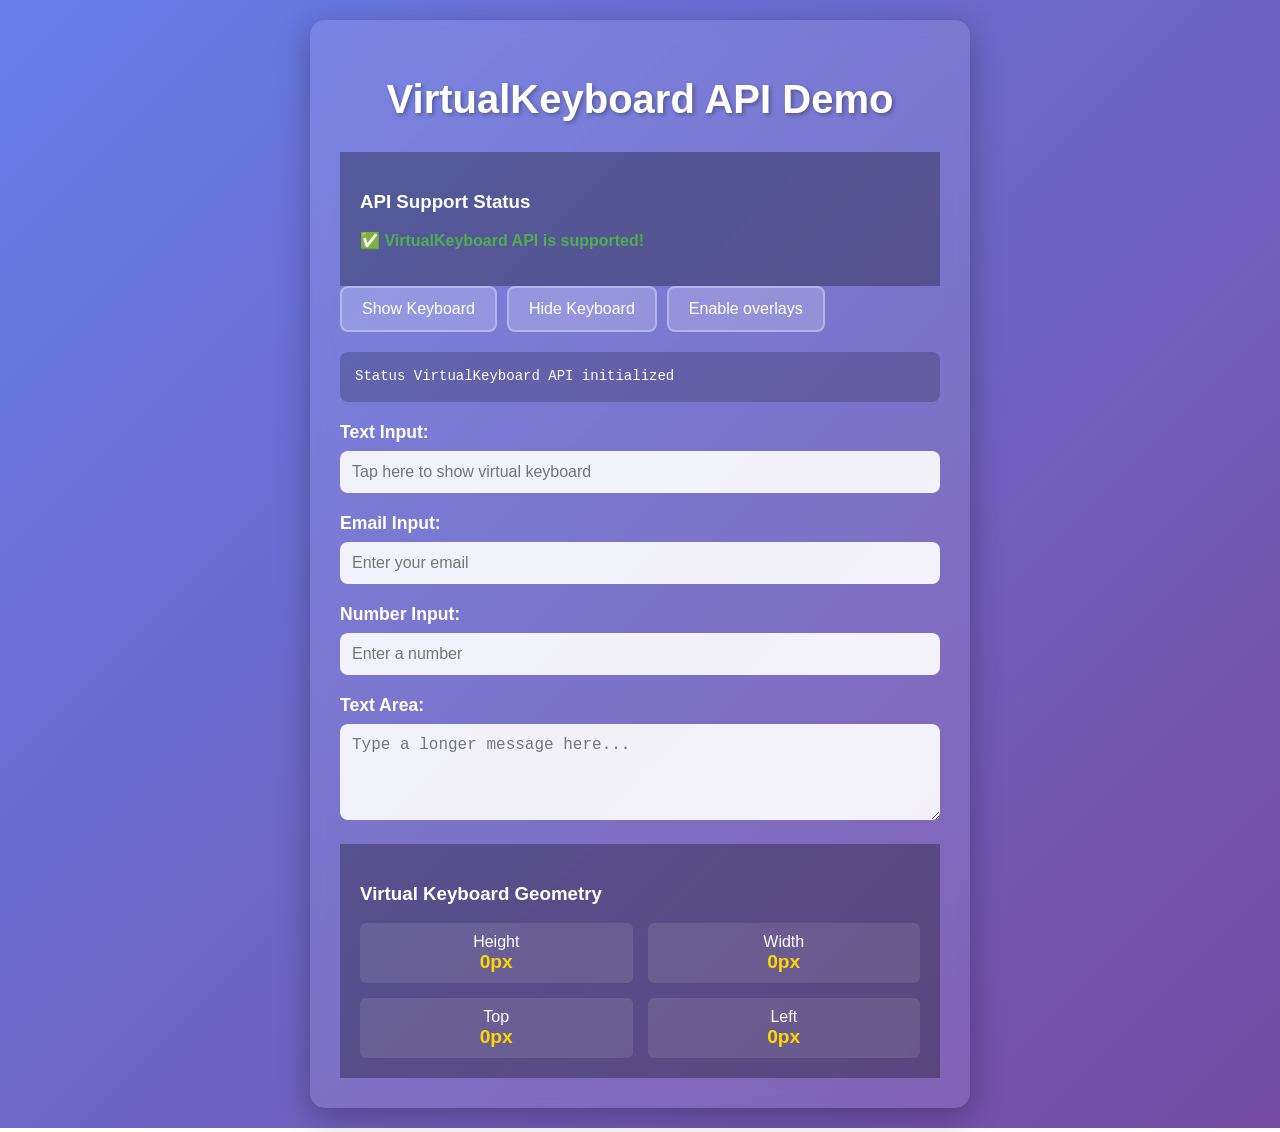
<file: API Demo and testing/VirtualKeyboardAPI/index.html>
<!DOCTYPE html>
<html lang="en">
<head>
    <meta charset="UTF-8">
    <meta name="viewport" content="width=device-width, initial-scale=1.0">
    <meta http-equiv="X-UA-Compatible" content="IE-Edge">
    <title>VirtualKeyboard API</title>
    <link rel="stylesheet" href="styles.css">
</head>
<body>
    
    <div class="container">
        <h1>VirtualKeyboard API Demo</h1>

        <div class="keyboard-info">
            <h3>API Support Status</h3>
            <p id="supportStatus">Checking Support...</p>
        </div>

        <div class="controls">
            <button id="showBtn">Show Keyboard</button>
            <button id="hideBtn">Hide Keyboard</button>
            <button id="overlaysBtn">Toggle Overlays</button>
        </div>
        
        <div class="status" id="statusDisplay">
            Status: Ready
        </div>

        <div class="input-group">
            <label for="textInput">Text Input:</label>
            <input type="text" id="textInput" placeholder="Tap here to show virtual keyboard">
        </div>

        <div class="input-group">
            <label for="emailInput">Email Input:</label>
            <input type="email" id="emailInput" placeholder="Enter your email">
        </div>

        <div class="input-group">
            <label for="numberInput">Number Input:</label>
            <input type="number" id="numberInput" placeholder="Enter a number">
        </div>

        <div class="input-group">
            <label for="textArea">Text Area:</label>
            <textarea id="textArea" rows="4" placeholder="Type a longer message here..."></textarea>
        </div>

        <div class="keyboard-info">
            <h3>Virtual Keyboard Geometry</h3>
            <div class="geometry-display">
                <div class="geometry-item">
                    <div>Height</div>
                    <div class="geometry-value" id="keyboardHeight">0px</div>
                </div>
                <div class="geometry-item">
                    <div>Width</div>
                    <div class="geometry-value" id="keyboardWidth">0px</div>
                </div>
                <div class="geometry-item">
                    <div>Top</div>
                    <div class="geometry-value" id="keyboardTop">0px</div>
                </div>
                <div class="geometry-item">
                    <div>Left</div>
                    <div class="geometry-value" id="keyboardLeft">0px</div>
                </div>
            </div>
        </div>
    </div>

    <script src="script.js"></script>
</body>
</html>
</file>
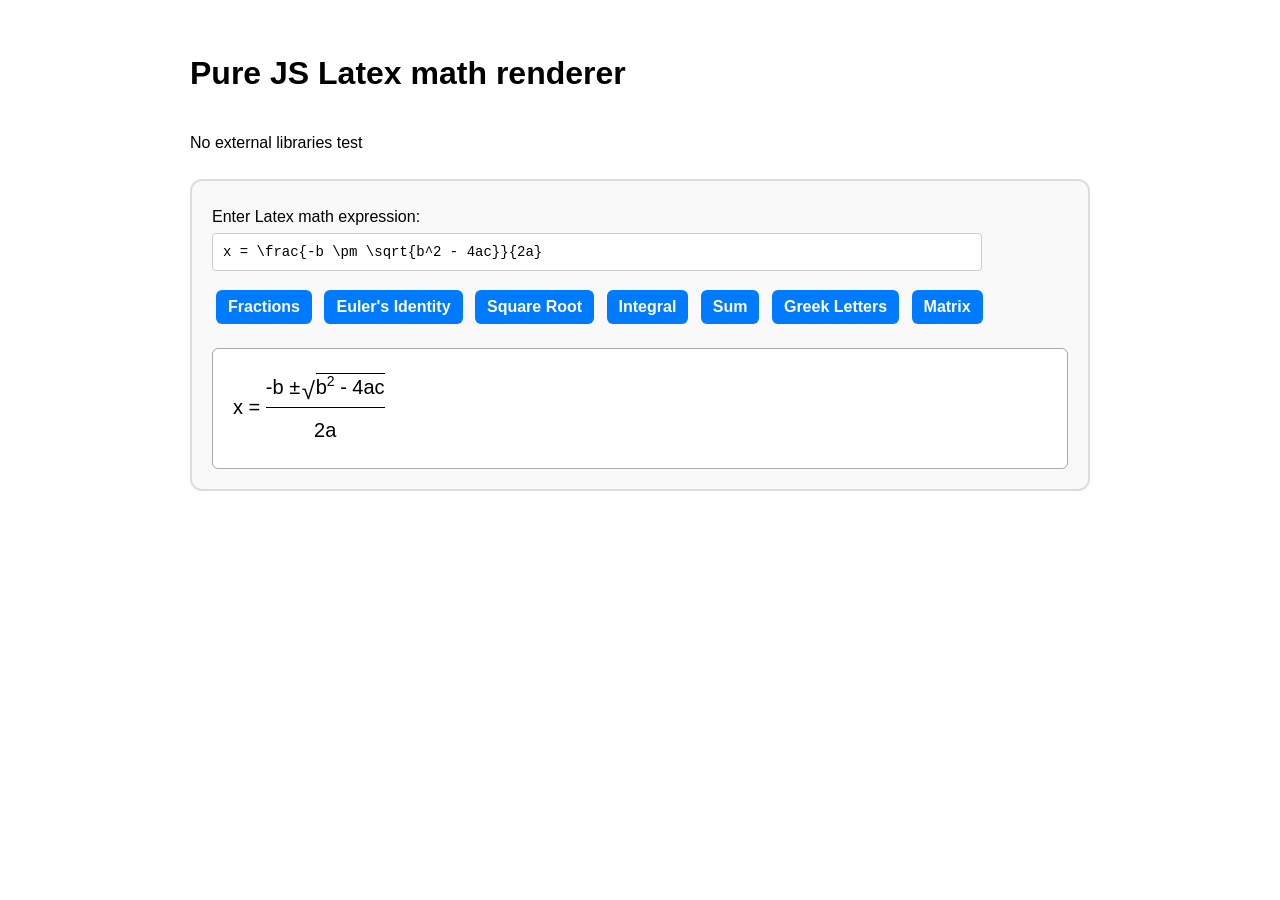
<file: Interesting-Projects/Latex_Math_Formatting_JS_Test/index.html>
<!DOCTYPE html>
<html lang="en">
<head>
    <meta charset="UTF-8">
    <meta name="viewport" content="width=device-width, initial-scale=1.0">
    <title>Latex math formatting test - Student learning site</title>
    <link rel="stylesheet" href="styles.css">
</head>
<body>
    <h1>Pure JS Latex math renderer</h1>
    <p>No external libraries test</p>

    <div class="math-container">
        <label for="mathInput">Enter Latex math expression: </label>
        <input type="text" id="mathInput" class="latex-input" placeholder="Try: x = \frac{-b \pm \sqrt{b^2 - 4ac}}{2a}"
        value="x = \frac{-b \pm \sqrt{b^2 - 4ac}}{2a}">

        <div class="example-button">
            <button class="example-btn" onclick="setExample('\\frac{a}{b} + \\frac{c}{d} = \\frac{ad + bc}{bd}')">Fractions</button>
            <button class="example-btn" onclick="setExample('e^{i\\pi} + 1 = 0')">Euler's Identity</button>
            <button class="example-btn" onclick="setExample('\\sqrt{x^2 + y^2}')">Square Root</button>
            <button class="example-btn" onclick="setExample('\\int_0^\\infty e^{-x} dx')">Integral</button>
            <button class="example-btn" onclick="setExample('\\sum_{n=1}^{\\infty} \\frac{1}{n^2}')">Sum</button>
            <button class="example-btn" onclick="setExample('\\alpha + \\beta = \\gamma')">Greek Letters</button>
            <button class="example-btn" onclick="setExample('\\begin{pmatrix} a & b \\\\\\\\ c & d \\end{pmatrix}')">Matrix</button>
        </div>
        <div class="math-output" id="mathOutput"></div>
    </div>
    <script src="script.js" defer></script>
</body>
</html>
</file>
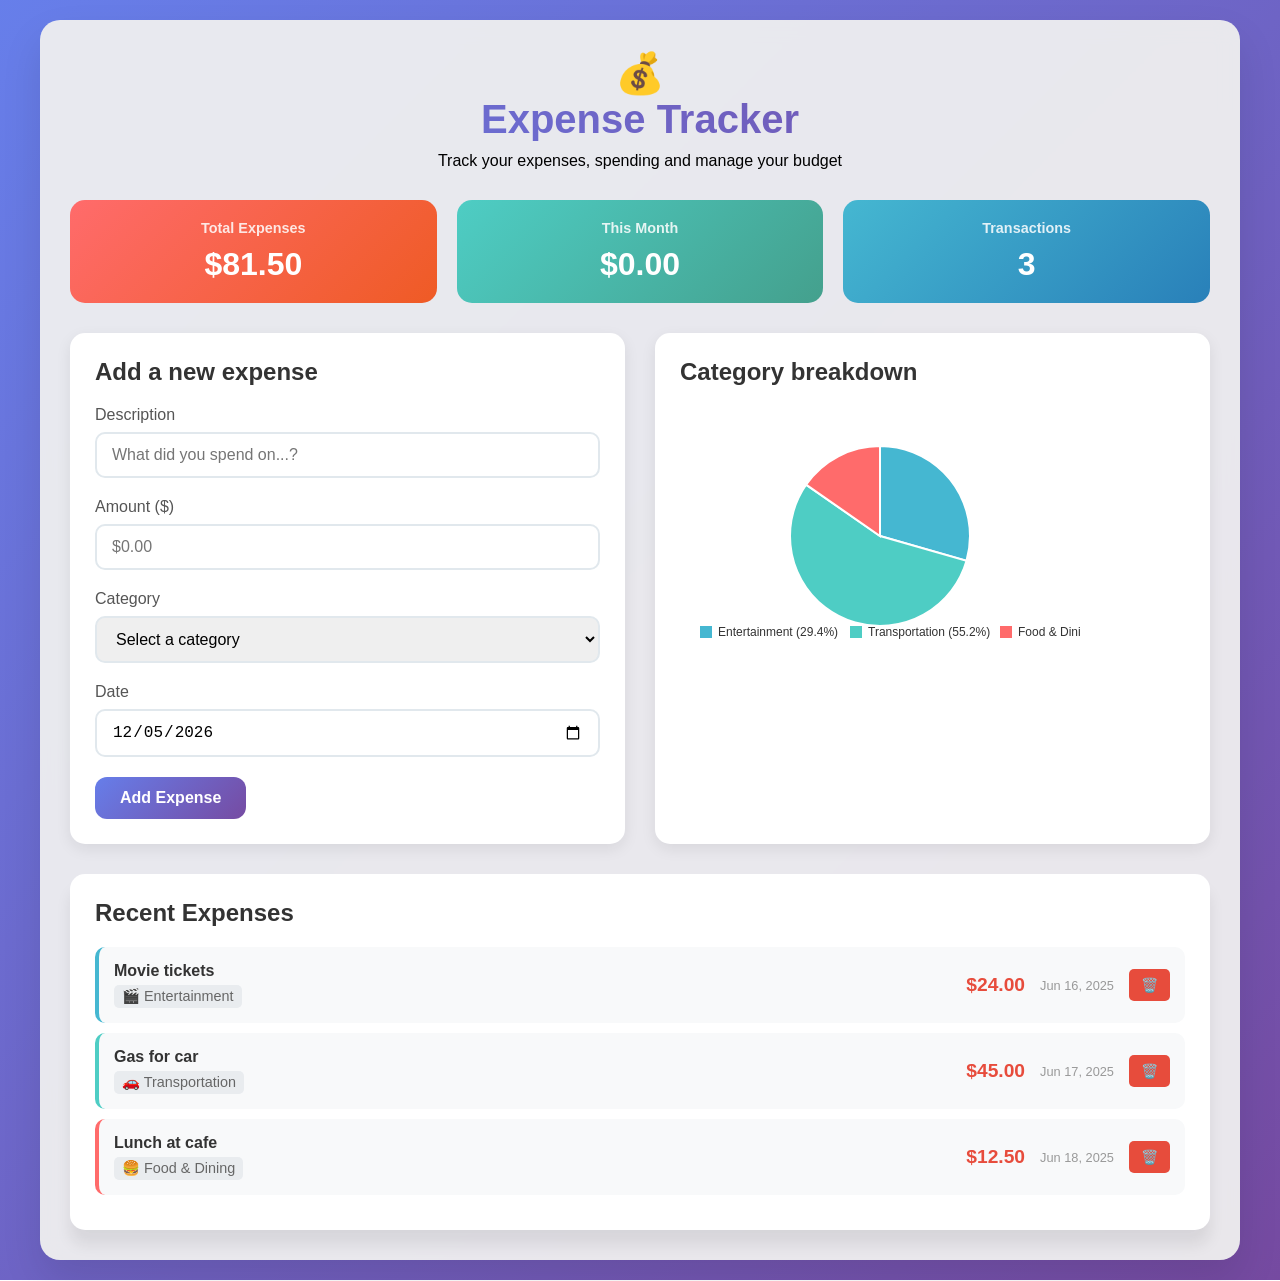
<file: Useful-Applications/Basic-Expense-Tracker/index.html>
<!DOCTYPE html>
<html lang="en">
<head>
    <meta charset="UTF-8">
    <meta name="viewport" content="width=device-width, initial-scale=1.0">
    <title>Basic expense tracker</title>
    <link rel="stylesheet" href="style.css">
</head>
<body>
    
    <div class="container">
        <div class="header">
            <b style="font-size: 2.5em">💰</b>
            <h1>Expense Tracker</h1>
            <p>Track your expenses, spending and manage your budget</p>
        </div>

        <div class="summary-cards">
            <div class="summary-card">
                <h3>Total Expenses</h3>
                <div class="amount" id="totalExpenses">$0.00</div>
            </div>
            <div class="summary-card">
                <h3>This Month</h3>
                <div class="amount" id="monthlyExpenses">$0.00</div>
            </div>
            <div class="summary-card">
                <h3>Transactions</h3>
                <div class="amount" id="transactionCount">$0.00</div>
            </div>
        </div>

        <div class="main-content">
            <div class="form-section">
                <h2>Add a new expense</h2>
                <form id="expenseForm">
                    <div class="form-group">
                        <label for="description">Description</label>
                        <input type="text" id="description" placeholder="What did you spend on...?" required>
                    </div>

                    <div class="form-group">
                        <label for="amount">Amount ($)</label>
                        <input type="text" id="amount" step="0.01" placeholder="$0.00" required>
                    </div>

                    <div class="form-group">
                        <label for="category">Category</label>
                        <select id="category" required>
                            <option value="">Select a category</option>
                            <option value="food">🍔 Food & Dining</option>
                            <option value="transport">🚗 Transportation</option>
                            <option value="entertainment">🎬 Entertainment</option>
                            <option value="shopping">🛍️ Shopping</option>
                            <option value="bills">📋 Bills & Utilities</option>
                            <option value="other">📝 Others</option>
                        </select>
                    </div>

                    <div class="form-group">
                        <label for="date">Date</label>
                        <input type="date" id="date" required>
                    </div>

                    <button type="submit" class="btn">Add Expense</button>
                </form>
            </div>

            <div class="chart-section">
                <h2>Category breakdown</h2>
                <div class="chart-container">
                    <canvas id="expenseChart" width="400" height="300"></canvas>
                </div>
            </div>
        </div>

        <div class="expenses-list">
            <h2>Recent Expenses</h2>
            <div id="expensesList"></div>
        </div>
    </div>

    <script src="script.js"></script>
</body>
</html>
</file>
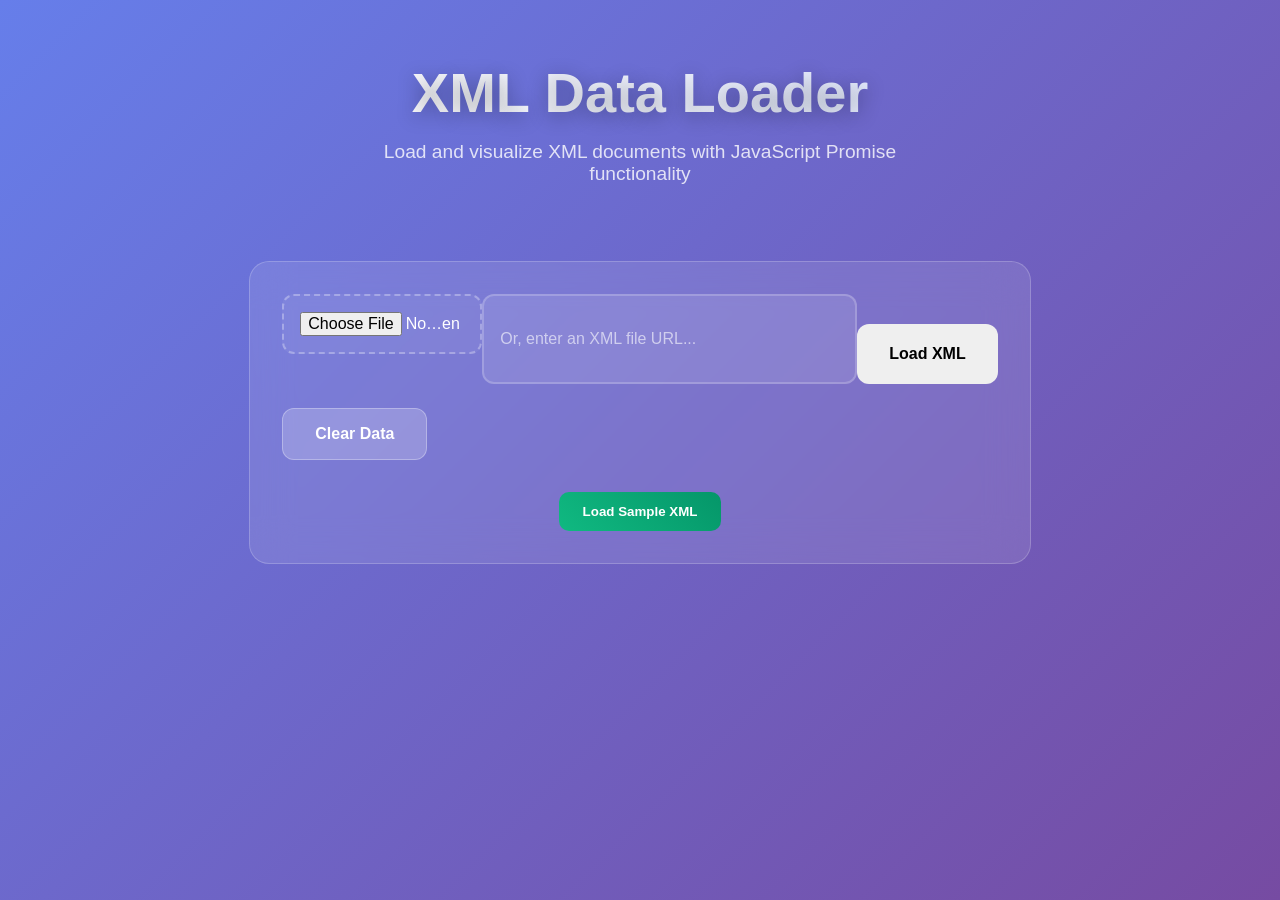
<file: Useful-Applications/XML-Loader_website/index.html>
<!DOCTYPE html>
<html lang="en">
<head>
    <meta charset="UTF-8">
    <meta name="viewport" content="width=device-width, initial-scale=1.0">
    <title>XML File Loader - Vanilla JavaScript</title>
    <link rel="stylesheet" href="styles.css">
</head>
<body>
    <div class="container">
        <div class="header">
            <h1>XML Data Loader</h1>
            <p>Load and visualize XML documents with JavaScript Promise functionality</p>
        </div>
        
        <div class="control-panel">
            <div class="input-group">
                <div class="file-input-wrapper">
                    <input type="file" id="xmlFile" class="file-input" accept="xml">

                </div>
                <input type="text" id="xmlUrl" class="url-input" placeholder="Or, enter an XML file URL...">
                <button id="loadBtn" class="btn btn-primary">Load XML</button>
            </div>
            
            <div class="input-group">
                <button id="clearBtn" class="btn btn-secondary">Clear Data</button>
            </div>

            <div class="sample-data">
                <button id="sampleBtn" class="sample-btn">Load Sample XML</button>
            </div>
        </div>

        <div id="loading" class="loading">
            <div class="spinner"></div>
            <p style="color: white; font-size: 1.1rem;">Loading XML data...</p>
        </div>

        <div id="errorContainer"></div>

        <div id="dataDisplay" class="data-display">
            <h2 style="margin-bottom: 1rem; color: #1e293b">XML Content</h2>
            <div id="xmlContent" class="xml-tree"></div>
        </div>
    </div>
    <script src="script.js"></script>
</body>
</html>
</file>
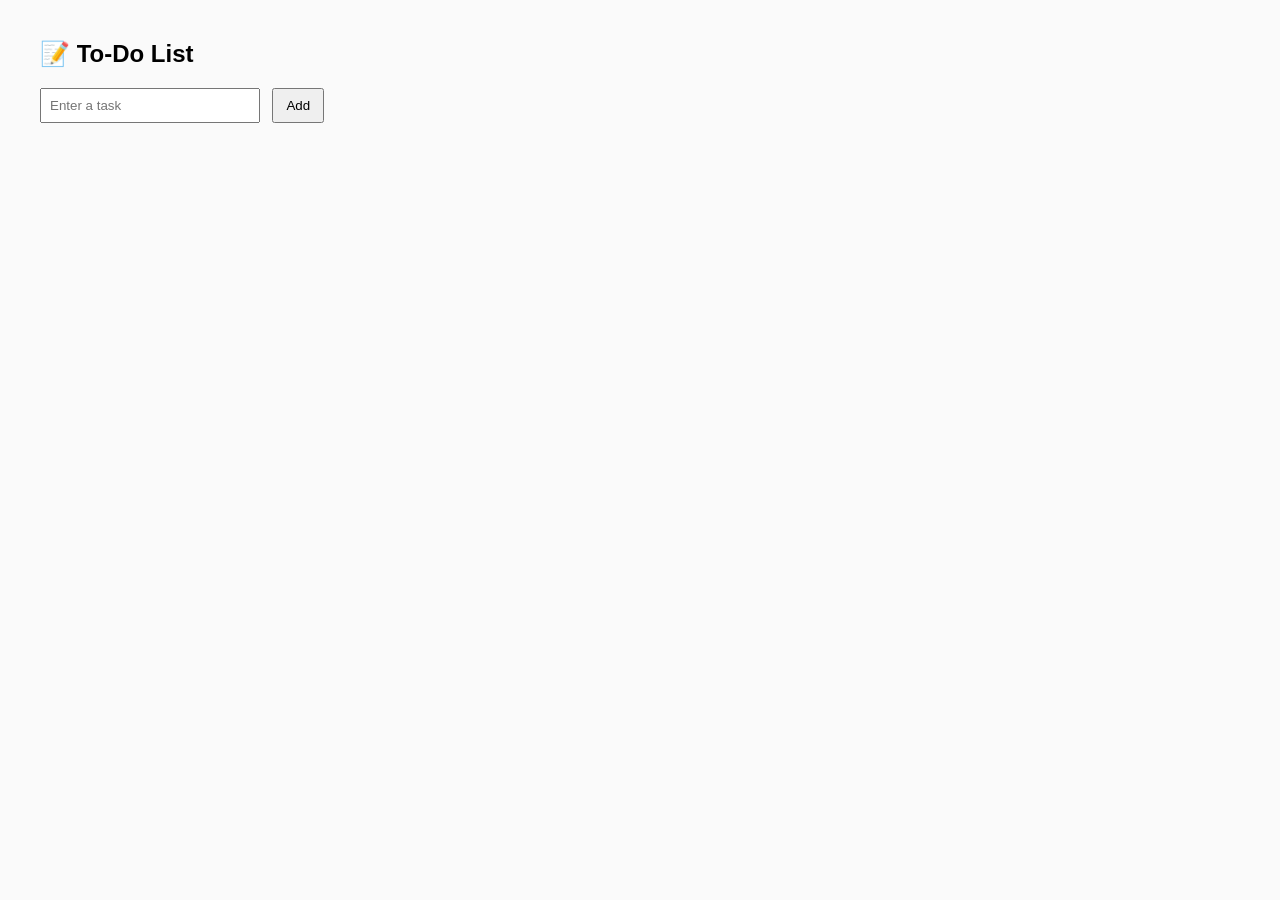
<file: Practice/Beginner/ToDoList_localstorage/index.html>
<!DOCTYPE html>
<html lang="en">
<head>
  <meta charset="UTF-8">
  <title>To-Do List</title>
  <style>
    body { 
        font-family: Arial;
        background: #fafafa;
        margin: 40px;
    }

    input {
        padding: 8px;
        width: 200px;
    }

    button { 
        padding: 8px 12px; 
        margin-left: 8px; 
    }
    li { 
        margin: 8px 0; 
    }
  </style>
</head>
<body>
  <h2>📝 To-Do List</h2>
  <input type="text" id="taskInput" placeholder="Enter a task">
  <button id="addBtn">Add</button>
  <ul id="taskList"></ul>

  <script>
    const taskInput = document.getElementById("taskInput");
    const addBtn = document.getElementById("addBtn");
    const taskList = document.getElementById("taskList");

    // Load saved tasks
    let tasks = JSON.parse(localStorage.getItem("tasks")) || [];
    renderTasks();

    addBtn.addEventListener("click", addTask);

    function addTask() {
      const text = taskInput.value.trim();
      if (!text) return;
      tasks.push(text);
      localStorage.setItem("tasks", JSON.stringify(tasks));
      renderTasks();
      taskInput.value = "";
    }

    function renderTasks() {
      taskList.innerHTML = "";
      tasks.forEach((task, index) => {
        const li = document.createElement("li");
        li.textContent = task;

        const delBtn = document.createElement("button");
        delBtn.textContent = "❌";
        delBtn.onclick = () => deleteTask(index);

        li.appendChild(delBtn);
        taskList.appendChild(li);
      });
    }

    function deleteTask(index) {
      tasks.splice(index, 1);
      localStorage.setItem("tasks", JSON.stringify(tasks));
      renderTasks();
    }
  </script>
</body>
</html>
</file>
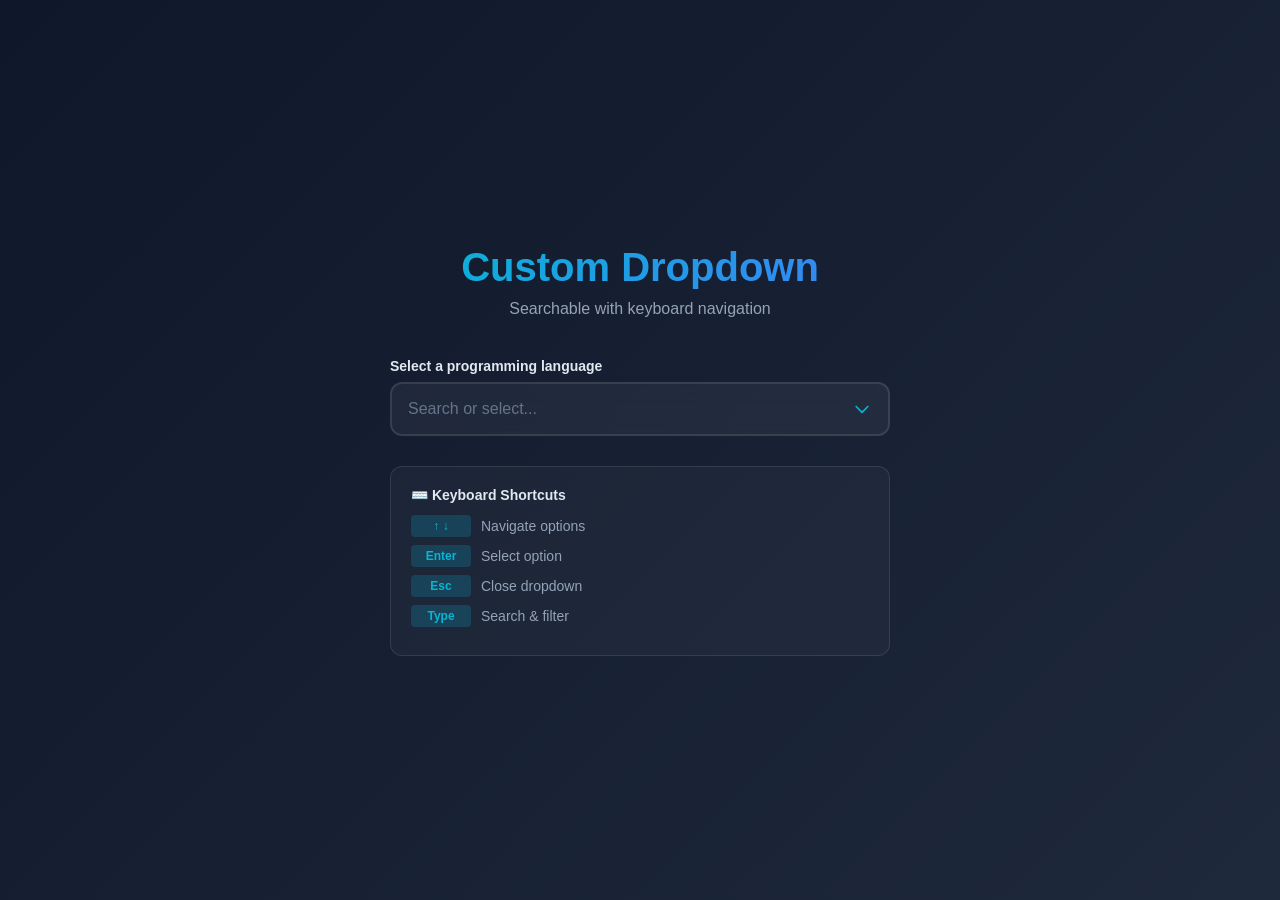
<file: Youtube/JS/1_Custom_Dropdown/index.html>
<!DOCTYPE html>
<html lang="en">
<head>
    <meta charset="UTF-8">
    <meta name="viewport" content="width=device-width, initial-scale=1.0">
    <title>Custom Searchable Dropdown</title>
    <link rel="stylesheet" href="style.css">
</head>
<body>
    
    <div class="container">
        <div class="header">
            <h1>Custom Dropdown</h1>
            <p>Searchable with keyboard navigation</p>
        </div>

        <div class="dropdown-wrapper">
            <label class="dropdown-label">Select a programming language</label>
            <div class="dropdown-container" id="dropdown">
                <input type="text"
                    class="dropdown-input"
                    id="dropdownInput"
                    placeholder="Search or select..."
                    autocomplete="off"
                >
                <div class="dropdown-arrow">
                    <svg fill="none" viewBox="0 0 24 24" stroke-width="2">
                        <path stroke-linecap="round" stroke-linejoin="round" d="M19 9l-7 7-7-7" />
                    </svg>
                </div>
                <div class="dropdown-menu" id="dropdownMenu"></div>
            </div>
        </div>

        <div class="selected-value" id="selectedValue" style="display: none;">
            <div class="selected-value-label">Selected:</div>
            <div class="selected-value-text" id="selectedText">None</div>
        </div>

        <div class="keyboard-hints">
            <h3>⌨️ Keyboard Shortcuts</h3>
            <div class="hint">
                <span class="key">↑ ↓</span>
                <span class="hint-text">Navigate options</span>
            </div>
            <div class="hint">
                <span class="key">Enter</span>
                <span class="hint-text">Select option</span>
            </div>
            <div class="hint">
                <span class="key">Esc</span>
                <span class="hint-text">Close dropdown</span>
            </div>
            <div class="hint">
                <span class="key">Type</span>
                <span class="hint-text">Search & filter</span>
            </div>
        </div>

    </div>

    <script src="script.js"></script>
</body>
</html>
</file>
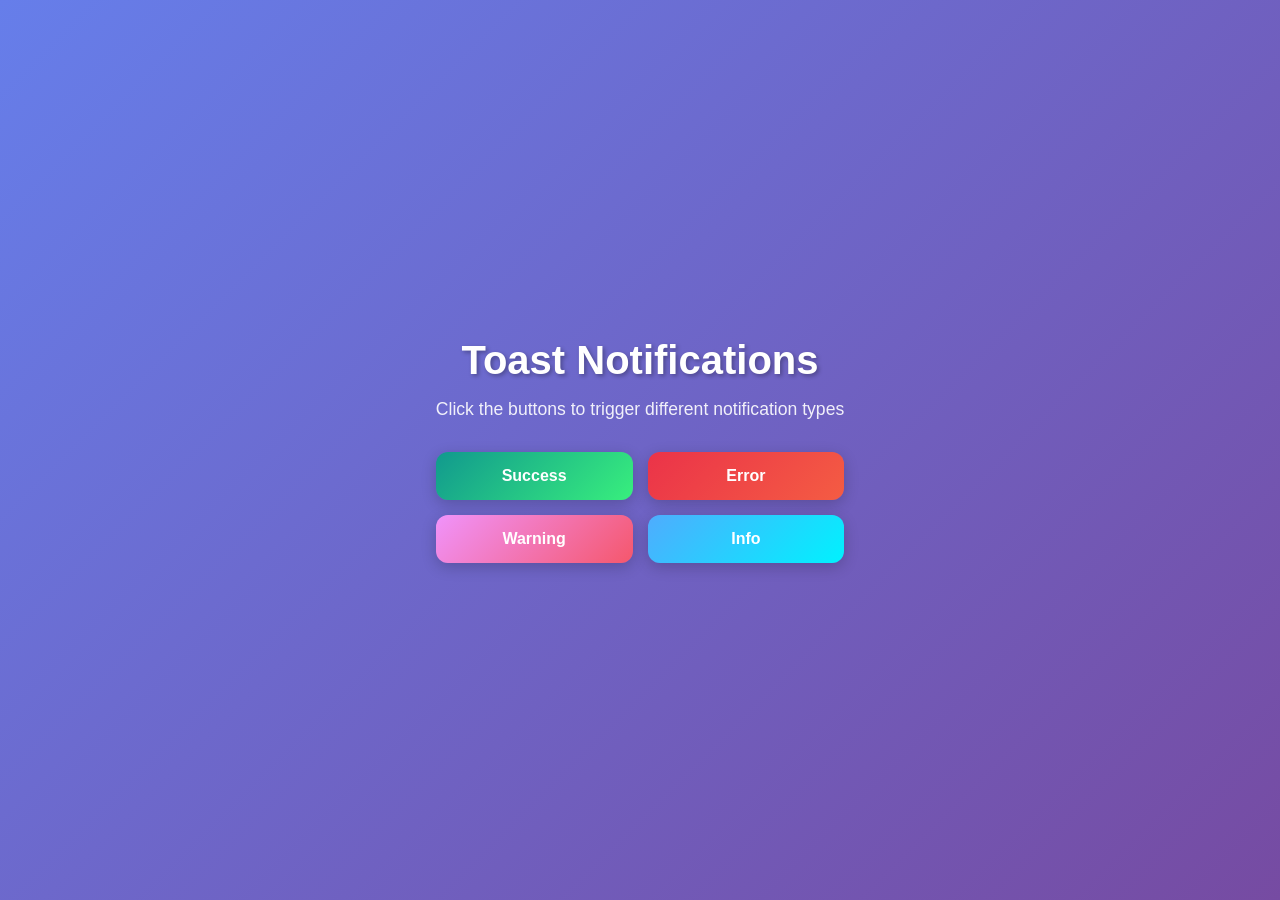
<file: Youtube/JS/2_Toast_Notification_System/index.html>
<!DOCTYPE html>
<html lang="en">
<head>
    <meta charset="UTF-8">
    <meta name="viewport" content="width=device-width, initial-scale=1.0">
    <title>Toast Notifications</title>
    <link rel="stylesheet" href="style.css">
</head>
<body>
    
    <div class="container">
        <h1>Toast Notifications</h1>
        <p class="subtitle">Click the buttons to trigger different notification types</p>

        <div class="button-grid">
            <button class="trigger-btn btn-success" onclick="showToast('success')">
                Success
            </button>
            <button class="trigger-btn btn-error" onclick="showToast('error')">
                Error
            </button>
            <button class="trigger-btn btn-warning" onclick="showToast('warning')">
                Warning
            </button>
            <button class="trigger-btn btn-info" onclick="showToast('info')">
                Info
            </button>
        </div>
    </div>

    <div class="toast-container" id="toastContainer"></div>

    <script src="script.js"></script>
</body>
</html>
</file>
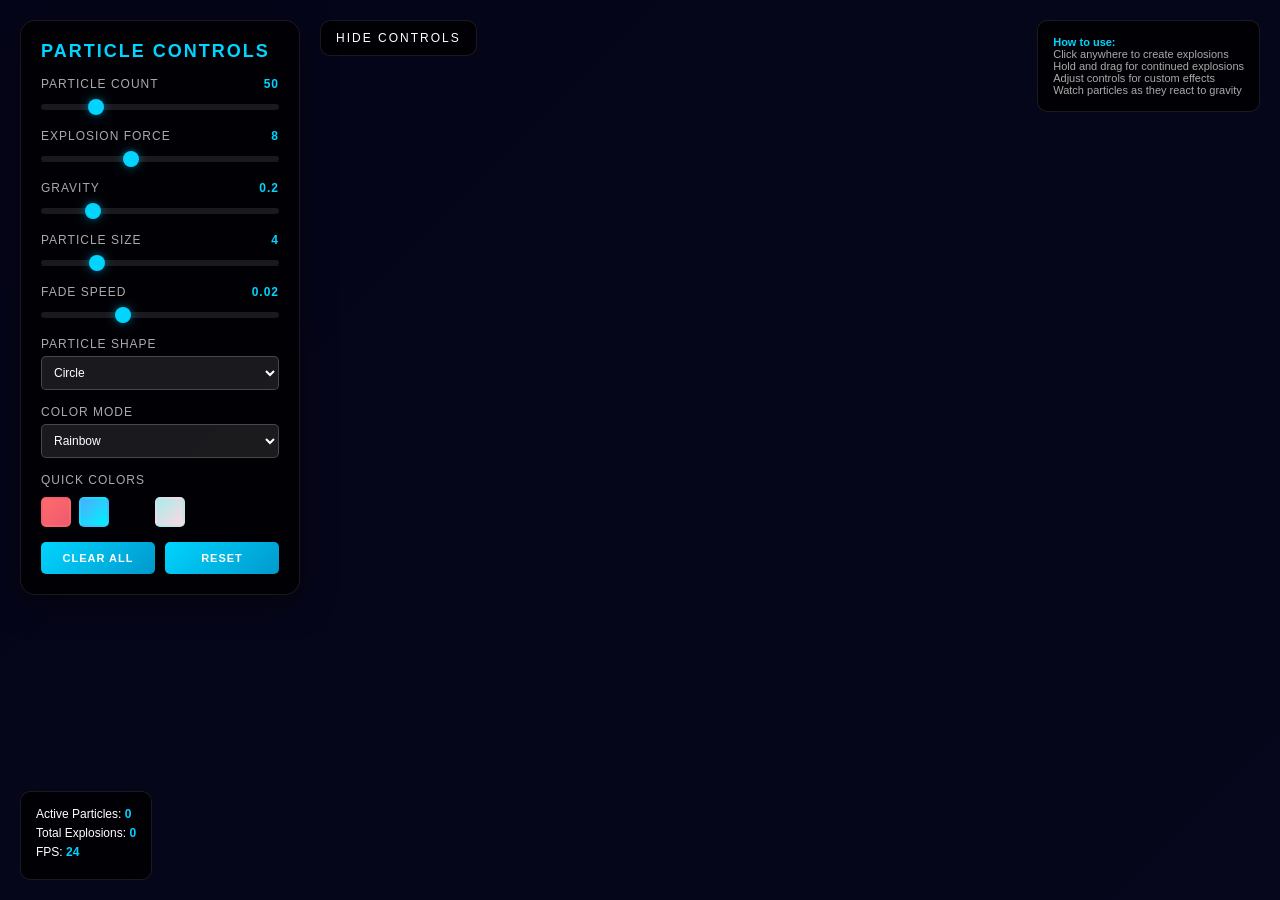
<file: Youtube/JS/3_Onclick_explosion/index.html>
<!DOCTYPE html>
<html lang="en">
<head>
    <meta charset="UTF-8">
    <meta name="viewport" content="width=device-width, initial-scale=1.0">
    <title>Particle Explosion System</title>
    <link rel="stylesheet" href="style.css">
</head>
<body>
    <canvas id="canvas"></canvas>

    <div class="toggle-controls" id="toggleBtn">Hide Controls</div>

    <div class="controls" id="controls">
        <h2>Particle Controls</h2>

        <div class="control-group">
            <label>Particle Count <span class="value-display" id="countValue">50</span></label>
            <input type="range" id="particleCount" min="10" max="200" value="50">
        </div>

        <div class="control-group">
            <label>Explosion Force <span class="value-display" id="forceValue">8</span> </label>
            <input type="range" id="explosionForce" min="1" max="20" value="8">
        </div>

        <div class="control-group">
            <label>Gravity <span class="value-display" id="gravityValue">0.2</span> </label>
            <input type="range" id="gravity" min="0" max="1" step="0.05" value="0.2">
        </div>

        <div class="control-group">
            <label>Particle Size <span class="value-display" id="sizeValue">4</span> </label>
            <input type="range" id="particleSize" min="1" max="15" value="4">
        </div>

        <div class="control-group">
            <label>Fade Speed <span class="value-display" id="fadeValue">0.02</span> </label>
            <input type="range" id="fadeSpeed" min="0.005" max="0.05" step="0.005" value="0.02">
        </div>

        <div class="control-group">
            <label>Particle Shape</label>
            <select id="particleShape">
                <option value="circle">Circle</option>
                <option value="square">Square</option>
                <option value="star">Star</option>
                <option value="triangle">Triangle</option>
            </select>
        </div>

        <div class="control-group">
            <label>Color Mode</label>
            <select id="colorMode">
                <option value="rainbow">Rainbow</option>
                <option value="fire">Fire</option>
                <option value="ice">Ice</option>
                <option value="electric">Electric</option>
                <option value="random">Random</option>
            </select>
        </div>

        <div class="control-group">
            <label>Quick Colors</label>
            <div class="color-preset">
                <div class="color-swatch" style="background: linear-gradient(135deg, #ff6b6b, #ee5a6f)" data-mode="fire"></div>
                <div class="color-swatch" style="background: linear-gradient(135deg, #4facfe, #00f2fe)" data-mode="ice"></div>
                <div class="color-swatch" style="background: linear-gradient(135deg, #fa709a #fee140)" data-mode="rainbow"></div>
                <div class="color-swatch" style="background: linear-gradient(135deg, #a8edea, #fed6e3)" data-mode="electric"></div>
            </div>
        </div>

        <div class="button-group">
            <button id="clearBtn">Clear All</button>
            <button id="resetBtn">Reset</button>
        </div>
    </div>

    <div class="stats">
        <div>Active Particles: <span id="particleCounter">0</span> </div>
        <div>Total Explosions: <span id="explosionCounter">0</span> </div>
        <div>FPS: <span id="fpsCounter">60</span> </div>
    </div>

    <div class="info">
        <strong style="color: #00d4ff;">How to use:</strong><br>
        Click anywhere to create explosions<br>
        Hold and drag for continued explosions<br>
        Adjust controls for custom effects<br>
        Watch particles as they react to gravity<br>
    </div>

    <script src="index.js"></script>
</body>
</html>
</file>
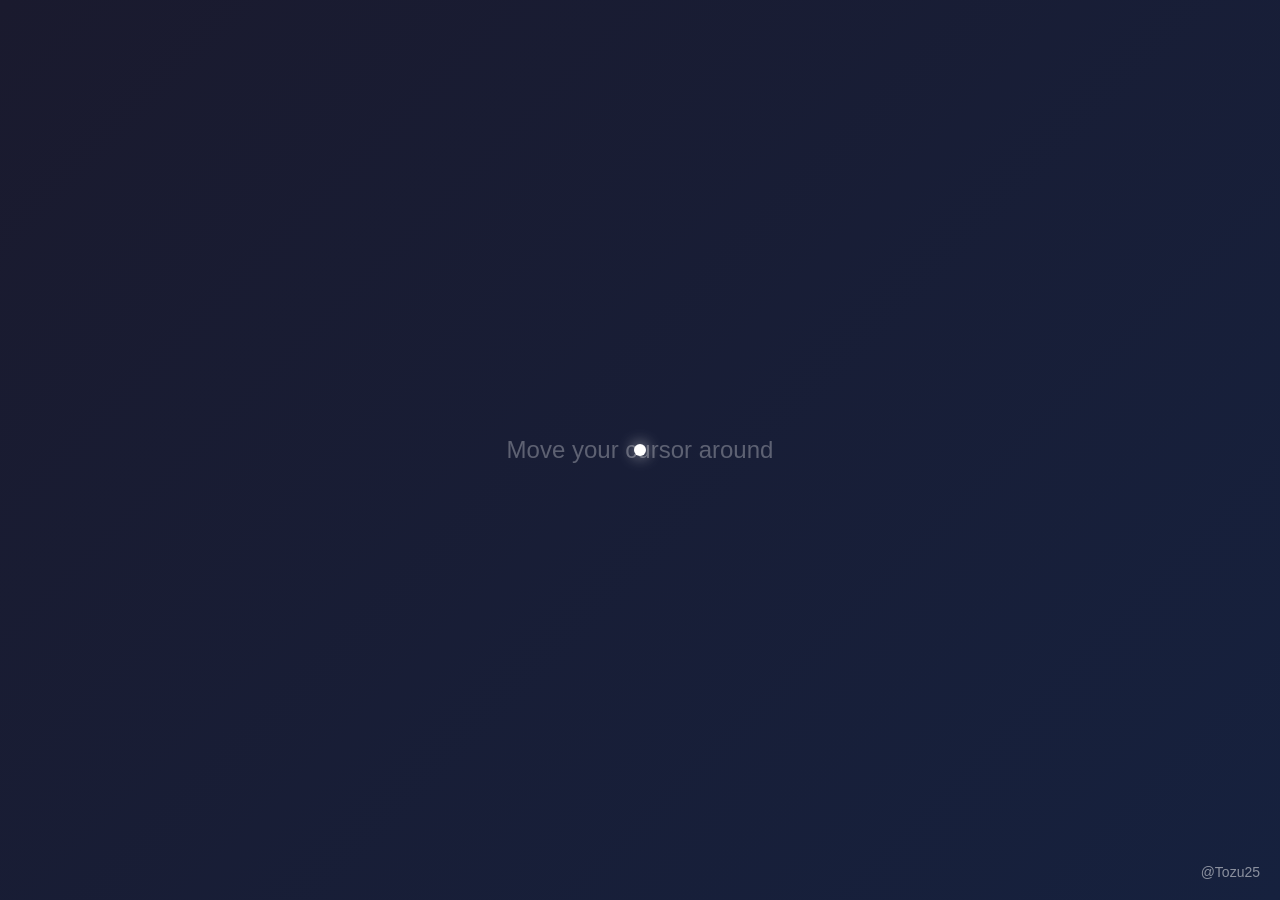
<file: Youtube/JS/4_Rainbow_Mouse_trail/index.html>
<!DOCTYPE html>
<html lang="en">
<head>
    <meta charset="UTF-8">
    <meta name="viewport" content="width=device-width, initial-scale=1.0">
    <title>Rainbow trail cursor</title>
    <link rel="stylesheet" href="style.css">
</head>
<body>
    <div class="cursor"></div>
    <div class="info">Move your cursor around</div>
    <div class="watermark">@Tozu25</div>
    <script src="index.js"></script>
</body>
</html>
</file>
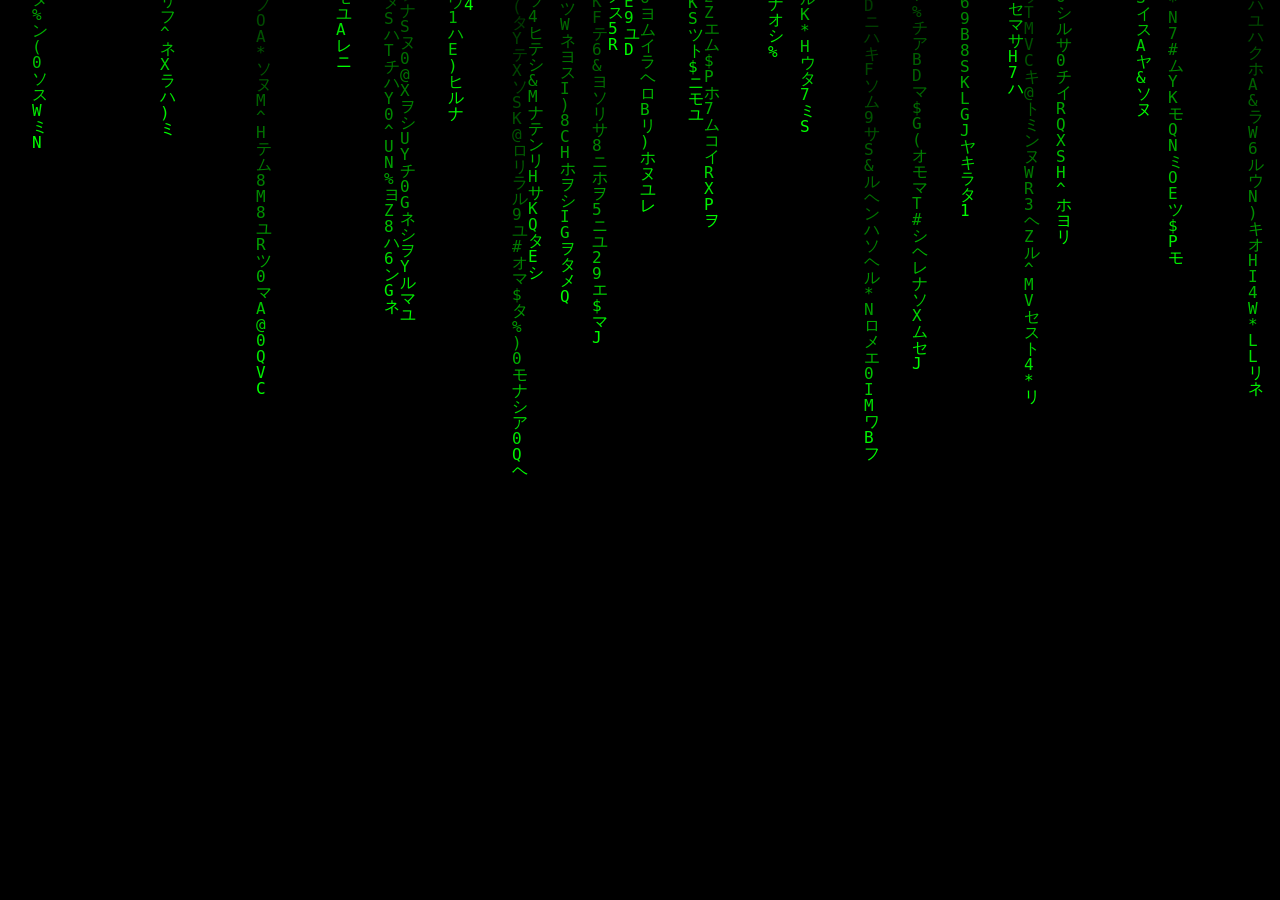
<file: Youtube/JS/5_Matrix_Effect/index.html>
<!DOCTYPE html>
<html lang="en">
<head>
    <meta charset="UTF-8">
    <meta name="viewport" content="width=device-width, initial-scale=1.0">
    <title>Matrix rain effect</title>
    <link rel="stylesheet" href="styles.css">
</head>
<body>
    
    <canvas id="matrix"></canvas>
    
    <script src="index.js"></script>
</body>
</html>
</file>
<file: API Demo and testing/VirtualKeyboardAPI/styles.css>
body {
    font-family: Arial, Helvetica, sans-serif;
    margin: 0;
    padding: 20px;
    background: linear-gradient(135deg, #667eea 0%, #764ba2 100%);
    min-height: 100vh;
    color: white;
}

.container {
    max-width: 600px;
    margin: 0 auto;
    background: rgba(255, 255, 255, 0.1);
    backdrop-filter: blur(10px);
    border-radius: 15px;
    padding: 30px;
    box-shadow: 0 8px 32px rgba(0, 0, 0, 0.3);
}

h1 {
    text-align: center;
    margin-bottom: 30px;
    font-size: 2.5em;
    text-shadow: 2px 2px 4px rgba(0, 0, 0, 0.3);
}

.input-group {
    margin-bottom: 20px;
}

label {
    display: block;
    margin-bottom: 8px;
    font-weight: bold;
    font-size: 1.1em;
}

input, textarea {
    width: 100%;
    padding: 12px;
    border: none;
    border-radius: 8px;
    font-size: 16px;
    background: rgba(255, 255, 255, 0.9);
    color: #333;
    box-sizing: border-box;
    transform: all 0.3s ease;
}

input:focus textarea:focus {
    outline: none;
    background: rgba(255, 255, 255, 1);
    box-shadow: 0 0 0 3px rgba(255, 255, 255, 0.3);
}

.controls {
    display: flex;
    gap: 10px;
    margin-bottom: 20px;
    flex-wrap: wrap;
}

button {
    padding: 12px 20px;
    border: none;
    border-radius: 8px;
    background: rgba(255, 255, 255, 0.2);
    color: white;
    font-size: 16px;
    cursor: pointer;
    transform: all 0.3s ease;
    border: 2px solid rgba(255, 255, 255, 0.3);
}

button:hover {
    background: rgba(255, 255, 255, 0.3);
    transform: translateY(-2px);
}

button:disabled {
    opacity: 0.5;
    cursor: not-allowed;
    transform: none;
}

.status {
    background: rgba(0, 0, 0, 0.2);
    padding: 15px;
    border-radius: 8px;
    margin-bottom: 20px;
    font-family: monospace;
    font-size: 14px;
    line-height: 1.4;
}

.keyboard-info {
    background-color: rgba(0, 0, 0, 0.3);
    padding: 20px;
    border: 8px;
    margin-top: 20px;
}

.supported {
    color: #4CAF50;
    font-weight: bold;
}

.not-supported {
    color: #f44336;
    font-weight: bold;
}

.geometry-display {
    display: grid;
    grid-template-columns: 1fr 1fr;
    gap: 15px;
    margin-top: 15px;
}

.geometry-item {
    background-color: rgba(255, 255, 255, 0.1);
    padding: 10px;
    border-radius: 6px;
    text-align: center;
}

.geometry-value {
    font-size: 1.2em;
    font-weight: bold;
    color: #FFD700;
}

@media (max-width: 480px) {
    .controls {
        flex-direction: column;
    }

    button {
        width: 100%;
    }
}
</file>
<file: Interesting-Projects/Latex_Math_Formatting_JS_Test/styles.css>
body {
    font-family: "Arial";
    max-width: 900px;
    margin: 0 auto;
    padding: 20px;
    line-height: 2;
}

.math-container {
    border: 2px solid #ddd;
    border-radius: 12px;
    padding: 20px;
    margin: 20px 0;
    background: #f9f9f9;
}

.latex-input {
    width: 90%;
    padding: 10px;
    border-radius: 4px;
    border: 1px solid #ccc;
    font-family:'Courier New', Courier, monospace;
    font-size: 14px;
    margin-bottom: 15px;
    box-sizing: border-box;
}

.math-output {
    min-height: 60px;
    padding: 20px;
    background: white;
    margin-top: 20px;
    border: 1px solid #aaa;
    border-radius: 6px;
    font-size: 20px;
    line-height: 1.8;
}

/* Mathematical styling part */
.fraction {
    display: inline-block;
    vertical-align: middle;
    text-align: center;
    position: relative;
}

.fraction .numerator {
    display: block;
    border-bottom: 1px solid #000;
    padding-bottom: 2px;
    margin-bottom: 2px;
}

.fraction .denominator {
    display: block;
    padding-top: 2px;
}

.superscript {
    vertical-align: super;
    font-size: 0.7em;
    position: relative;
    top: -0.015em;
}

.subscript {
    vertical-align: sub;
    font-size: 0.7em;
    position: relative;
    bottom: -0.3em;
}

.sqrt {
    position: relative;
    padding-left: 0.5em;
}

.sqrt::before {
    content: '√';
    font-size: 1.2em;
    position: absolute;
    left: -4px;
}

.sqrt .radicand {
    border-top: 1px solid #000;
    padding-top: 2px;
}

.integral {
    font-size: 1.8em;
    vertical-align: middle;
}

.sum {
    position: relative;
    display: inline-block;
    font-size: 1.5em;
    margin: 0 0.3em;
}

.sum-limits {
    position: absolute;
    font-size: 0.6em;
    left: 50%;
    transform: translateX(-50%);
}

.sum-upper {
    top: -1em;
}

.sum-lower {
    bottom: -1em;
}

.matrix {
    display: inline-block;
    vertical-align: middle;
    position: relative;
}

.matrix::before,
.matrix::after {
    content: "";
    position: absolute;
    top: 0;
    bottom: 0;
    width: 3px;
    border-top: 2px solid #000;
    border-bottom: 2px solid #000;
}

.matrix::before {
    left: -5px;
    border-left: 2px solid #000;
}

.matrix::after {
    right: -5px;
    border-right: 2px solid #000;
}

.matrix-content {
    padding: 5px 10px;
}

.matrix-row {
    display: table-row;
}

.matrix-cell {
    display: table-cell;
    padding: 5px 10px;
    text-align: center;
}

.greek {
    font-style: italic;
}

.example-buttons {
    margin: 15px 0;
}

.example-btn {
    background-color: #007bff;
    color: white;
    border: none;
    padding: 8px 12px;
    margin: 4px;
    border-radius: 6px;
    cursor: pointer;
    font-size: 16px;
    font-weight: bold;
    transition: background-color 250ms;
}

.example-btn:hover {
    background-color: #0056b3;
}

.error {
    color: #dc3545;
    font-style: italic;
}
</file>
<file: Useful-Applications/Basic-Expense-Tracker/style.css>
* {
    margin: 0;
    padding: 0;
    box-sizing: border-box;
}

body {
    font-family: "Segoe UI", 'Segoe UI', Tahoma, Geneva, Verdana, sans-serif;
    background: linear-gradient(135deg, hsl(229, 76%, 66%) 0%, hsl(270, 37%, 46%) 100%);
    min-height: 100vh;
    padding: 20px;
}

.container {
    max-width: 1200px;
    margin: 0 auto;
    background-color: rgba(240, 240, 240, 0.95);
    backdrop-filter: blur(10px);
    border-radius: 20px;
    box-shadow: 0 20px 40px rgba(0, 0, 0, 0.1);
    padding: 30px;
}

.header {
    text-align: center;
    margin-bottom: 30px;
}

.header h1 {
    color: hsl(0, 0%, 20%);
    font-size: 2.5em;
    margin-bottom: 10px;
    background: linear-gradient(45deg, hsl(229, 76%, 66%), hsl(270, 37%, 46%));
    background-clip: text;
    color: transparent;
}

.summary-cards {
    display: grid;
    grid-template-columns: repeat(auto-fit, minmax(200px, 1fr));
    gap: 20px;
    margin-bottom: 30px;
}

.summary-card {
    background: linear-gradient(135deg, hsl(0, 100%, 71%), hsl(16, 86%, 54%));
    color: white;
    padding: 20px;
    border-radius: 15px;
    text-align: center;
    transform: translateY(0);
    transition: transform 0.3s ease, box-shadow 0.3s ease;
}

.summary-card:nth-child(2) {
    background: linear-gradient(135deg, #4ecdc4, #44a08d);
}

.summary-card:nth-child(3) {
    background: linear-gradient(135deg, #45b7d1, #2980b9);
}

.summary-card:hover {
    transform: translateY(-5px);
    box-shadow: 0 10px 25px rgba(0, 0, 0, 0.2);
}

.summary-card h3 {
    font-size: 0.9em;
    margin-bottom: 10px;
    opacity: 0.85;
}

.summary-card .amount {
    font-size: 2em;
    font-weight: bold;
}

.main-content {
    display: grid;
    grid-template-columns: 1fr 1fr;
    gap: 30px;
    margin-bottom: 30px;
}

.form-section, .chart-section {
    background-color: white;
    padding: 25px;
    border-radius: 15px;
    box-shadow: 0 5px 15px rgba(0, 0, 0, 0.08);
}

.form-section h2, .chart-section h2 {
    color: #333;
    margin-bottom: 20px;
    font-size: 1.5em;
}

.form-group {
    margin-bottom: 20px;
}

.form-group label {
    display: block;
    margin-bottom: 8px;
    color: #555;
    font-weight: 500;
}

.form-group input, .form-group select {
    width: 100%;
    padding: 12px 15px;
    border: 2px solid #e1e8ed;
    border-radius: 10px;
    font-size: 16px;
    transition: border-color 0.3s ease, box-shadow 0.3 ease;
}

.form-group input:focus, .form-group select:focus {
    outline: none;
    border-color: #667eea;
    box-shadow: 0 0 0 3px rgba(102, 126, 234, 0.1);
}

.btn {
    background: linear-gradient(135deg, #667eea, #764ba2);
    color: white;
    padding: 12px 25px;
    border: none;
    border-radius: 12px;
    font-size: 16px;
    font-weight: 600;
    cursor: pointer;
    transition: transform 0.3s ease, box-shadow 0.3s ease;
}

.btn:hover {
    transform: translateY(-2px);
    box-shadow: 0 5px 15px rgba(102, 126, 234, 0.4);
}

btn:active {
    transform: translateY(0);
}

.chart-container {
    position: relative;
    height: 300px;
}

.expenses-list {
    background: white;
    border-radius: 15px;
    box-shadow: 0 15px 15px rgba(0, 0, 0, 0.08);
    padding: 25px;
}

.expenses-list h2 {
    color: #333;
    margin-bottom: 20px;
    font-size: 1.5em;
}

.expense-item {
    display: flex;
    justify-content: space-between;
    align-items: center;
    padding: 15px;
    margin-bottom: 10px;
    background-color: #f8f9fa;
    border-radius: 10px;
    border-left: 4px solid #667eea;
    transition: transform 0.2s ease, box-shadow 0.2s ease;
}

.expense-item:hover {
    transform: translateX(5px);
    box-shadow: 0 3px 10px rgba(0, 0, 0, 0.1);
}

.expand-details {
    flex: 1;
}

.expense-description {
    font-weight: 600;
    color: #333;
    margin-bottom: 5px;
}

.expense-category {
    font-size: 0.9em;
    color: #666;
    background-color: #e9ecef;
    padding: 3px 8px;
    border-radius: 5px;
    display: inline-block;
}

.expense-amount {
    font-size: 1.2em;
    font-weight: bold;
    color: #e74c3c;
}

.expense-date {
    font-size: 0.8em;
    color: #999;
    margin-left: 15px;
}

.delete-btn {
    background-color: #e74c3c;
    color: white;
    border: none;
    padding: 8px 12px;
    border-radius: 5px;
    cursor: pointer;
    font-size: 14px;
    transition: background-color 0.3s ease;
    margin-left: 15px;
}

.delete-btn:hover {
    background: #c0392b;
}

.empty-state {
    text-align: center;
    color: #999;
    padding: 40px;
    font-style: italic;
}

.category-food {
    border-left-color: #ff6b6b;
}

.category-transport {
    border-left-color: #4ecdc4;
}

.category-entertainment {
    border-left-color: #45b7d1;
}

.category-shopping {
    border-left-color: #f39c12;
}

.category-bills {
    border-left-color: #9b59b6;
}

.category-other {
    border-left-color: #95a5a6;
}

@media (max-width: 768px) {
    .main-content {
        grid-template-columns: 1fr;
    }

    .container {
        padding: 20px;
    }

    .header h1 {
        font-size: 2em;
    }
}
</file>
<file: Useful-Applications/XML-Loader_website/styles.css>
* {
    margin: 0;
    padding: 0;
    box-sizing: border-box;
}

body {
    font-family: Arial, Helvetica, sans-serif;
    background: linear-gradient(135deg, #667eea 0%, #764ba2 100%);
    min-height: 100vh;
    color: #333;
    overflow-x: hidden;
}

.container {
    max-width: 1200px;
    min-height: 100vh;
    margin: 0 auto;
    padding: 2rem;
    position: relative;
    display: flex;
    align-items: center;
    justify-content: space-evenly;
    flex-direction: column;
}

.header {
    text-align: center;
    margin-bottom: 3rem;
    animation: fadeInDown 0.8s ease-out;
}

.header h1 {
    font-size: 3.5rem;
    font-weight: 700;
    color: white;
    text-shadow: 0 4px 20px rgba(0, 0, 0, 0.3);
    margin-bottom: 1rem;
    background: linear-gradient(45deg, #fff, #e0e7ff);
    background-clip: text;
    color: transparent;
    background-clip: text;
}

.header p {
    font-size: 1.2rem;
    color: rgba(255, 255, 255, 0.8);
    max-width: 600px;
    margin: 0 auto;
}

.control-panel {
    background: rgba(255, 255, 255, 0.1);
    backdrop-filter: blur(20px);
    border-radius: 20px;
    padding: 2rem;
    margin-bottom: 2rem;
    border: 1px solid rgba(255, 255, 255, 0.2);
    animation: fadeInUp 0.8s ease-out 0.2s both;
}

.input-group {
    display: flex;
    flex: 1;
    margin-bottom: 1.5rem;
    flex-wrap: wrap;
}

.file-input-wrapper {
    position: relative;
    flex: 1;
    min-width: 200px;
}

.file-input {
    width: 100%;
    padding: 1rem;
    border: 2px dashed rgba(255, 255, 255, 0.3);
    border-radius: 12px;
    background-color: rgba(255, 255, 255, 0.05);
    color: white;
    font-size: 1rem;
    transition: all 0.3s ease;
    cursor: pointer;
    margin-bottom: 30px;
}

.file-input:hover {
    border-color: rgba(255, 255, 255, 0.6);
    background-color: rgba(255, 255, 255, 0.1);
    transform: translateY(-2px);
}

.url-input {
    flex: 2;
    padding: 1rem;
    border: 2px solid rgba(255, 255, 255, 0.2);
    border-radius: 12px;
    background-color: rgba(255, 255, 255, 0.1);
    color: white;
    font-size: 1rem;
    outline: none;
    transition: all 0.3s ease;
}

.url-input::placeholder {
    color: rgba(255, 255, 255, 0.6);
}

.url-input:focus {
    border-color: #60a5fa;
    box-shadow: 0 0 0 3px rgba(96, 165, 250, 0.3);
    transform: translateY(-2px);
}

.btn {
    padding: 1rem 2rem;
    border: none;
    border-radius: 12px;
    font-size: 1rem;
    font-weight: 600;
    cursor: pointer;
    transition: all 0.3s ease;
    position: relative;
    overflow: hidden;
    min-width: 120px;
}

.btn-primary {
    margin-top: 30px;
}

.btn-primary:hover {
    transform: translateY(-3px);
    box-shadow: 0 8px 25px rgba(59, 130, 246, 0.6);
}

.btn-secondary {
    background-color: rgba(255, 255, 255, 0.2);
    color: white;
    border: 1px solid rgba(255, 255, 255, 0.3);
}

.btn-secondary:hover {
    background-color: rgba(255, 255, 255, 0.3);
}

.loading {
    display: none;
    text-align: center;
    margin: 2rem 0;
    animation: pulse 2s infinite;
}

.loading.active {
    display: block;
}

.spinner {
    width: 50px;
    height: 50px;
    border: 3px solid rgba(255, 255, 255, 0.3);
    border-top: 3px solid white;
    border-radius: 50%;
    animation: spin 1s linear infinite;
    margin: 0 auto 1rem;
}

.data-display {
    background: rgba(255, 255, 255, 0.95);
    border-radius: 20px;
    padding: 2rem;
    margin-top: 2rem;
    box-shadow: 0 20px 40px rgba(0, 0, 0, 0.1);
    opacity: 0;
    transform: translateY(20px);
    transition: all 0.5s ease;
}

.data-display.visible {
    opacity: 1;
    transform: translateY(0);
}

.xml-tree {
    font-family: monospace;
    background-color: #1e293b;
    color: #e2e8f0;
    padding: 1.5rem;
    border-radius: 12px;
    overflow-x: auto;
    max-height: 500px;
    overflow-y: auto;
}

.xml-element {
    margin-left: 1rem;
    animation: fadeIn 0.3s ease-out;
}

.xml-tag {
    color: #60a5fa;
    font-weight: bold;
}

.xml-attribute {
    color: #34d399;
}

.xml-text {
    color: #fbbf24;
}

.error {
    background: linear-gradient(45deg, #ef4444, #dc2626);
    color: white;
    padding: 1rem;
    border-radius: 12px;
    margin: 1rem 0;
    opacity: 0;
    transform: translateX(-20px);
    animation: slideInLeft 0.5s ease-out 0.1s both;
}

.sample-data {
    margin-top: 2rem;
    text-align: center;
}

.sample-btn {
    background: linear-gradient(45deg, #10b981, #059669);
    color: white;
    border: none;
    padding: 0.75rem 1.5rem;
    border-radius: 10px;
    cursor: pointer;
    font-weight: 600;
    transition: all 0.3s ease;
}

.sample-btn:hover {
    transform: translateY(-2px);
    box-shadow: 0 8px 20px rgba(16, 185, 129, 0.4);
}

@keyframes fadeInDown {
    from { opacity: 0; transform: translateY(-30px); }
    to { opacity: 1; transform: translateY(0); }
}

@keyframes fadeInUp {
    from { opacity: 0; transform: translateY(30px); }
    to { opacity: 1; transform: translateY(0); }
}

@keyframes fadeIn {
    from { opacity: 0; }
    to {
        opacity: 1;
    }
}

@keyframes slideInLeft {
    from { opacity: 0; transform: translateX(-20px); }
    to { opacity: 1; transform: translateX(0); }
}

@keyframes spin {
    0% { transform: rotate(0deg); }
    100% { transform: rotate(360deg); }
}

@keyframes pulse {
    0%, 100% { opacity: 1; }
    50% { opacity: 0.7; }
}

@media (max-width: 768px) {
    .header h1 {
        font-size: 2.5rem;
    }

    .input-group {
        flex-direction: column;
    }

    .container {
        padding: 1rem;
    }
}
</file>
<file: Youtube/JS/1_Custom_Dropdown/style.css>
* {
    margin: 0;
    padding: 0;
    box-sizing: border-box;
}

body {
    font-family: 'Inter', -apple-system, BlinkMacSystemFont, 'Segoe UI', sans-serif;
    background: linear-gradient(135deg, #0f172a 0%, #1e293b 100%);
    min-height: 100vh;
    display: flex;
    align-items: center;
    justify-content: center;
    padding: 20px;
}

.container {
    width: 100%;
    max-width: 500px;
}

.header {
    text-align: center;
    margin-bottom: 40px;
}

.header h1 {
    color: #fff;
    font-size: 2.5rem;
    font-weight: 700;
    margin-bottom: 10px;
    background: linear-gradient(135deg, #06b6d4 0%, #3b82f6 100%);
    -webkit-background-clip: text;
    -webkit-text-fill-color: transparent;
    background-clip: text;
}

.header p {
    color: #94a3b8;
    font-size: 1rem;
}

.dropdown-wrapper {
    position: relative;
    width: 100%;
}

.dropdown-label {
    color: #e2e8f0;
    font-size: 0.875rem;
    font-weight: 600;
    margin-bottom: 8px;
    display: block;
}

.dropdown-container {
    position: relative;
    background: rgba(255, 255, 255, 0.05);
    backdrop-filter: blur(10px);
    border: 2px solid rgba(255, 255, 255, 0.1);
    border-radius: 12px;
    transition: all 0.3s ease;
}

.dropdown-container:hover {
    border-color: rgba(6, 182, 212, 0.3);
}

.dropdown-container.open {
    border-color: #06b6d4;
    box-shadow: 0 0 0 3px rgba(6, 182, 212, 0.1);
}

.dropdown-input {
    width: 100%;
    padding: 16px 48px 16px 16px;
    background: transparent;
    border: none;
    color: #fff;
    font-size: 1rem;
    outline: none;
    cursor: pointer;
}

.dropdown-input::placeholder {
    color: #64748b;
}

.dropdown-arrow {
    position: absolute;
    right: 16px;
    top: 50%;
    transform: translateY(-50%);
    width: 20px;
    height: 20px;
    pointer-events: none;
    transition: transform 0.3s ease;
}

.dropdown-arrow svg {
    width: 100%;
    height: 100%;
    stroke: #06b6d4;
}

.dropdown-container.open .dropdown-arrow {
    transform: translateY(-50%) rotate(180deg);
}

.dropdown-menu {
    position: absolute;
    top: calc(100% + 8px);
    left: 0;
    right: 0;
    background: rgba(30, 41, 59, 0.95);
    backdrop-filter: blur(20px);
    border: 2px solid rgba(6, 182, 212, 0.3);
    border-radius: 12px;
    max-height: 300px;
    overflow-y: auto;
    opacity: 0;
    transform: translateY(-10px);
    pointer-events: none;
    transition: all 0.3s ease;
    z-index: 1000;
    box-shadow: 0 20px 25px -5px rgba(0, 0, 0, 0.3);
}

.dropdown-menu.show {
    opacity: 1;
    transform: translateY(0);
    pointer-events: all;
}

.dropdown-menu::-webkit-scrollbar {
    width: 8px;
}

.dropdown-menu::-webkit-scrollbar-track {
    background: rgba(255, 255, 255, 0.05);
    border-radius: 4px;
}

.dropdown-menu::-webkit-scrollbar-thumb {
    background: #06b6d4;
    border-radius: 4px;
}

.dropdown-item {
    padding: 14px 16px;
    color: #e2e8f0;
    cursor: pointer;
    transition: all 0.2s ease;
    border-left: 3px solid transparent;
}

.dropdown-item:hover {
    background: rgba(6, 182, 212, 0.1);
    border-left-color: #06b6d4;
    color: #fff;
}

.dropdown-item.focused {
    background: rgba(6, 182, 212, 0.15);
    border-left-color: #06b6d4;
    color: #fff;
}

.dropdown-item.selected {
    background: rgba(6, 182, 212, 0.2);
    border-left-color: #3b82f6;
    color: #fff;
    font-weight: 600;
}

.no-results {
    padding: 20px;
    text-align: center;
    color: #64748b;
    font-style: italic;
}

.selected-value {
    margin-top: 30px;
    padding: 20px;
    background: rgba(6, 182, 212, 0.1);
    border: 2px solid rgba(6, 182, 212, 0.3);
    border-radius: 12px;
    text-align: center;
}

.selected-value-label {
    color: #94a3b8;
    font-size: 0.875rem;
    margin-bottom: 8px;
}

.selected-value-text {
    color: #06b6d4;
    font-size: 1.25rem;
    font-weight: 600;
}

.keyboard-hints {
    margin-top: 30px;
    padding: 20px;
    background: rgba(255, 255, 255, 0.03);
    border-radius: 12px;
    border: 1px solid rgba(255, 255, 255, 0.1);
}

.keyboard-hints h3 {
    color: #e2e8f0;
    font-size: 0.875rem;
    margin-bottom: 12px;
    font-weight: 600;
}

.hint {
    display: flex;
    align-items: center;
    gap: 10px;
    margin-bottom: 8px;
}

.key {
    background: rgba(6, 182, 212, 0.2);
    color: #06b6d4;
    padding: 4px 8px;
    border-radius: 4px;
    font-size: 0.75rem;
    font-weight: 600;
    min-width: 60px;
    text-align: center;
}

.hint-text {
    color: #94a3b8;
    font-size: 0.875rem;
}
</file>
<file: Youtube/JS/2_Toast_Notification_System/style.css>
* {
    margin: 0;
    padding: 0;
    box-sizing: border-box;
}

body {
    font-family: Arial, Helvetica, sans-serif;
    background: linear-gradient(135deg, #667eea 0%, #764ba2 100%);
    min-height: 100vh;
    display: flex;
    align-items: center;
    justify-content: center;
    padding: 20px;
}

.container {
    text-align: center;
    z-index: 1;
}

h1 {
    color: white;
    font-size: 2.5rem;
    margin-bottom: 1rem;
    text-shadow: 2px 2px 4px rgba(0, 0, 0, 0.3);
}

.subtitle {
    color: rgba(255, 255, 255, 0.9);
    margin-bottom: 2rem;
    font-size: 1.1rem;
}

.button-grid {
    display: grid;
    grid-template-columns: repeat(2, 1fr);
    gap: 15px;
    max-width: 500px;
    margin: 0 auto;
}

.trigger-btn {
    padding: 15px 30px;
    font-size: 1rem;
    font-weight: 600;
    border: none;
    border-radius: 12px;
    cursor: pointer;
    transition: all 0.3s ease;
    box-shadow: 0 4px 15px rgba(0, 0, 0, 0.2);
    color: white;
}

.trigger-btn:hover {
    transform: translateY(-2px);
    box-shadow: 0 6px 20px rgba(0, 0, 0, 0.3);
}

.trigger-btn:active {
    transform: translateY(0);
}

.btn-success {
    background: linear-gradient(135deg, #11998e 0%, #38ef7d 100%);
}

.btn-error {
    background: linear-gradient(135deg, #eb3349 0%, #f45c43 100%);
}

.btn-warning {
    background: linear-gradient(135deg, #f093fb 0%, #f5576c 100%);
}

.btn-info {
    background: linear-gradient(135deg, #4facfe 0%, #00f2fe 100%);
}

.toast-container {
    position: fixed;
    top: 20px;
    right: 20px;
    z-index: 9999;
    display: flex;
    flex-direction: column;
    gap: 12px;
    max-width: 350px;
}

.toast {
    background: white;
    padding: 16px 20px;
    border-radius: 12px;
    box-shadow: 0 8px 25px rgba(0, 0, 0, 0.15);
    display: flex;
    align-items: center;
    gap: 12px;
    animation: slideIn 0.4s cubic-bezier(0.68, -0.55, 0.265, 1.55);
    position: relative;
    overflow: hidden;
    min-width: 300px;
}

.toast::before {
    content: "";
    position: absolute;
    left: 0;
    top: 0;
    height: 100%;
    width: 4px;
}

.toast.success::before {
    background: #38ef7d;
}

.toast.error::before {
    background: #f45c43;
}

.toast.warning::before {
    background: #f5576c;
}

.toast.info::before {
    background: #00f2fe;
}

.toast.removing {
    animation: slideOut 0.4s cubic-bezier(0.68, -0.55, 0.265, 1.55) forwards;
}

@keyframes slideIn {
    from {
        transform: translateX(400px);
        opacity: 0;
    }
    to {
        transform: translateX(0);
        opacity: 1;
    }
}

@keyframes slideOut {
    from {
        transform: translateX(0);
        opacity: 1;
    }
    to {
        transform: translateX(400px);
        opacity: 0;
    }
}

.toast-icon {
    width: 28px;
    height: 28px;
    border-radius: 50%;
    display: flex;
    align-items: center;
    justify-content: center;
    font-size: 16px;
    font-weight: bold;
    flex-shrink: 0;
}

.toast.success .toast-icon {
    background: #38ef7d;
    color: white;
}

.toast.error .toast-icon {
    background: #f45c43;
    color: white;
}

.toast.warning .toast-icon {
    background: #f5576c;
    color: white;
}

.toast.info .toast-icon {
    background: #00f2fe;
    color: white;
}

.toast-content {
    flex: 1;
}

.toast-title {
    font-weight: 600;
    font-size: 0.95rem;
    margin-bottom: 4px;
    color: #333;
}

.toast-message {
    font-size: 0.85rem;
    color: #666;
}

.toast-close {
    background: none;
    border: none;
    font-size: 1.3rem;
    cursor: pointer;
    color: #999;
    padding: 0;
    width: 24px;
    height: 24px;
    display: flex;
    align-items: center;
    justify-content: center;
    border-radius: 4px;
    transition: all 0.2s;
}

.toast-close:hover {
    background: #f0f0f0;
    color: #333;
}

.progress-bar {
    position: absolute;
    bottom: 0;
    left: 0;
    height: 3px;
    background: rgba(0, 0, 0, 0.1);
    animation: progress 3s linear forwards;
}

@keyframes progress {
    from {
        width: 100%;
    }
    to {
        width: 0%;
    }
}

@media (max-width: 768px) {
    .toast-container {
        right: 10px;
        left: 10px;
        max-width: none;
    }

    .toast {
        min-width: auto;
    }

    .button-grid {
        grid-template-columns: 1fr;
    }
}
</file>
<file: Youtube/JS/3_Onclick_explosion/style.css>
* {
    margin: 0;
    padding: 0;
    box-sizing: border-box;
}

body {
    overflow: hidden;
    background: linear-gradient(135deg, #0a0a0a 0%, #1a1a2e 50%, #16213e 100%);
    font-family: 'Segoe UI', Tahoma, Geneva, Verdana, sans-serif;
}

canvas {
    display: block;
    cursor: crosshair;
}

.controls {
    position: fixed;
    top: 20px;
    left: 20px;
    background: rgba(0, 0, 0, 0.8);
    padding: 20px;
    border-radius: 15px;
    color: white;
    min-width: 280px;
    backdrop-filter: blur(10px);
    border: 1px solid rgba(255, 255, 255, 0.1);
    box-shadow: 0 8px 32px rgba(0, 0, 0, 0.5);
    z-index: 1000;
}

.controls h2 {
    margin-bottom: 15px;
    font-size: 18px;
    color: #00d4ff;
    text-transform: uppercase;
    letter-spacing: 2px;
}

.control-group {
    margin-bottom: 15px;
}

.control-group label {
    display: block;
    margin-bottom: 5px;
    font-size: 12px;
    color: #aaa;
    text-transform: uppercase;
    letter-spacing: 1px;
}

.control-group input[type="range"] {
    width: 100%;
    height: 6px;
    background: rgba(255, 255, 255, 0.1);
    outline: none;
    border-radius: 3px;
    -webkit-appearance: none; /* Not necessarily required */
}

.control-group input[type="range"]::-webkit-slider-thumb {
    -webkit-appearance: none;
    appearance: none;
    width: 16px;
    height: 16px;
    background: #00d4ff;
    cursor: pointer;
    border-radius: 50%;
    box-shadow: 0 0 10px rgba(0, 212, 255, 0.5);
}

.control-group input[type="range"]::-moz-range-thumb {
    width: 16px;
    height: 16px;
    background: #00d4ff;
    cursor: pointer;
    border-radius: 50%;
    border: none;
    box-shadow: 0 0 10px rgba(0, 212, 255, 0.5);
}

.control-group select {
    width: 100%;
    padding: 8px;
    background: rgba(255, 255, 255, 0.1);
    border: 1px solid rgba(255, 255, 255, 0.2);
    color: white;
    border-radius: 5px;
    font-size: 12px;
    cursor: pointer;
}

.control-group select option {
    background: #1a1a2e;
}

.value-display {
    display: inline-block;
    float: right;
    color: #00d4ff;
    font-weight: bold;
    font-size: 12px;
}

.button-group {
    display: flex;
    gap: 10px;
    margin-top: 15px;
}

button {
    flex: 1;
    padding: 10px;
    background: linear-gradient(135deg, #00d4ff, #0099cc);
    border: none;
    border-radius: 5px;
    color: white;
    cursor: pointer;
    font-weight: bold;
    text-transform: uppercase;
    font-size: 11px;
    letter-spacing: 1px;
    transition: all 0.3s ease;
}

button:hover {
    transform: translateY(-2px);
    box-shadow: 0 5px 15px rgba(0, 212, 255, 0.4);
}

button:active {
    transform: translateY(0);
}

.stats {
    position: fixed;
    bottom: 20px;
    left: 20px;
    background: rgba(0, 0, 0, 0.8);
    padding: 15px;
    border-radius: 10px;
    color: white;
    font-size: 12px;
    backdrop-filter: blur(10px);
    border: 1px solid rgba(255, 255, 255, 0.1);
}

.stats div {
    margin-bottom: 5px;
}

.stats span {
    color: #00d4ff;
    font-weight: bold;
}

.info {
    position: fixed;
    top: 20px;
    right: 20px;
    background: rgba(0, 0, 0, 0.8);
    padding: 15px;
    border-radius: 10px;
    color: #aaa;
    font-size: 11px;
    max-width: 250px;
    backdrop-filter: blur(10px);
    border: 1px solid rgba(255, 255, 255, 0.1);
}

.color-preset {
    display: flex;
    gap: 8px;
    margin-top: 10px;
    flex-wrap: wrap;
}

.color-swatch {
    width: 30px;
    height: 30px;
    border-radius: 5px;
    cursor: pointer;
    border: 2px solid transparent;
    transition: all 0.2s ease;
}

.color-swatch:hover {
    transform: scale(1.1);
    border-color: white;
}

.toggle-controls {
    position: fixed;
    top: 20px;
    left: 320px;
    background: rgba(0, 0, 0, 0.8);
    padding: 10px 15px;
    border-radius: 10px;
    color: white;
    cursor: pointer;
    backdrop-filter: blur(10px);
    border: 1px solid rgba(255, 255, 255, 0.1);
    font-size: 12px;
    text-transform: uppercase;
    letter-spacing: 2px;
}

.toggle-controls:hover {
    background: rgba(0, 212, 255, 0.2);
}

.hidden {
    display: none;
}
</file>
<file: Youtube/JS/4_Rainbow_Mouse_trail/style.css>
* {
    margin: 0;
    padding: 0;
    box-sizing: border-box;
}

body {
    width: 100vw;
    height: 100vh;
    background: linear-gradient(135deg, #1a1a2e 0%, #16213e 100%);
    overflow: hidden;
    cursor: none;
    font-family: 'Arial', sans-serif;
}

.trail {
    position: fixed;
    pointer-events: none;
    width: 20px;
    height: 20px;
    border-radius: 50%;
    opacity: 0;
    transform: translate(-50%, -50%);
    animation: fadeOut 0.8s ease-out forwards;
    box-shadow: 0 0 20px currentColor;
}

@keyframes fadeOut {
    0% {
        opacity: 1;
        transform: translate(-50%, -50%) scale(1);
    }
    100% {
        opacity: 0;
        transform: translate(-50%, -50%) scale(0.2);
    }
}

.cursor {
    position: fixed;
    height: 12px;
    width: 12px;
    border-radius: 50%;
    background: white;
    pointer-events: none;
    transform: translate(-50%, -50%);
    z-index: 10000;
    box-shadow: 0 0 15px rgba(255, 255, 255, 0.8);
}

.info {
    position: absolute;
    top: 50%;
    left: 50%;
    transform: translate(-50%, -50%);
    text-align: center;
    color: rgba(255, 255, 255, 0.3);
    font-size: 24px;
    pointer-events: none;
    z-index: 1;
}

.watermark {
    position: absolute;
    bottom: 20px;
    right: 20px;
    color: rgba(255, 255, 255, 0.5);
    font-size: 14px;
    pointer-events: none;
}
</file>
<file: Youtube/JS/5_Matrix_Effect/styles.css>
* {
    margin: 0;
    padding: 0;
    box-sizing: border-box;
}

body {
    background: #000;
    overflow: hidden;
    font-family: 'Courier New', Courier, monospace;
}

canvas {
    display: block;
    background: #000;
}
</file>
